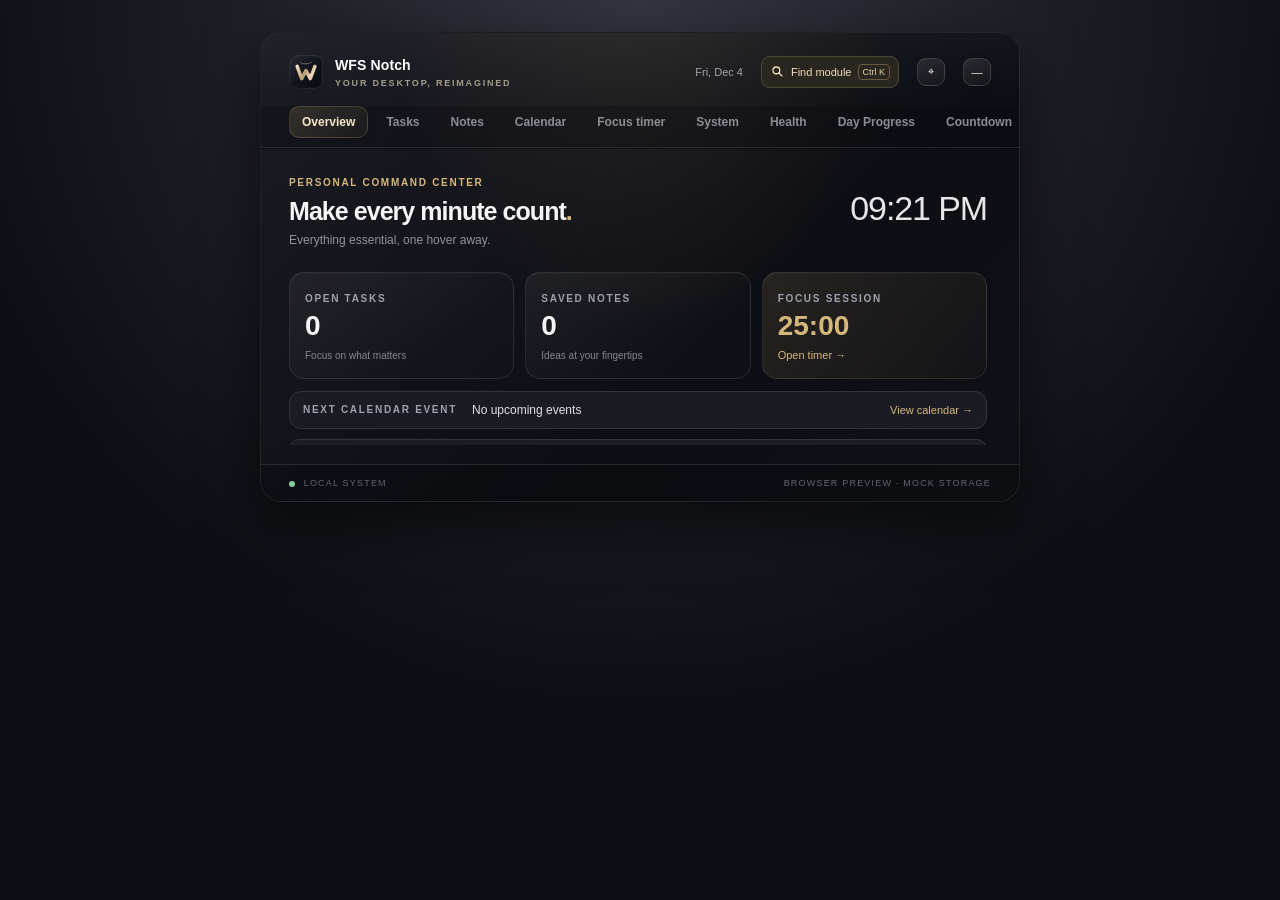
<file: src/index.html>
<!doctype html>
<html lang="en">
<head>
  <meta charset="utf-8">
  <meta name="viewport" content="width=device-width, initial-scale=1">
  <meta name="color-scheme" content="dark">
  <meta http-equiv="Content-Security-Policy" content="default-src 'self'; script-src 'self'; style-src 'self' 'unsafe-inline'; img-src 'self' data:; connect-src 'self' https://api.open-meteo.com https://geocoding-api.open-meteo.com">
  <title>WFS Notch</title>
  <link rel="stylesheet" href="styles/base.css">
  <link rel="stylesheet" href="styles/calendar.css">
  <link rel="stylesheet" href="styles/system.css">
  <link rel="stylesheet" href="styles/media.css">
  <link rel="stylesheet" href="styles/refinements.css">
  <link rel="stylesheet" href="styles/displays.css">
</head>
<body>
  <div id="notch" class="notch" aria-label="WFS Notch">
    <div class="collapsed" id="collapsed" tabindex="0" role="button" aria-label="Open WFS Notch" aria-controls="expanded" aria-expanded="false">
      <span class="signal"><span></span><span></span><span></span></span>
      <span class="collapsed-label">WFS <b>NOTCH</b></span>
      <time id="closed-clock">00:00</time>
    </div>
    <div class="expanded" id="expanded" hidden>
      <header class="topbar">
        <div class="brand"><div class="brand-mark"><img src="assets/wfs-notch-mark.svg" alt="" width="34" height="34"></div><div><strong>WFS Notch</strong><small>YOUR DESKTOP, REIMAGINED</small></div></div>
        <div class="top-actions"><span id="current-date"></span><button id="module-finder" class="finder-button" type="button" aria-haspopup="dialog" aria-controls="command-palette" aria-keyshortcuts="Control+K Meta+K"><svg aria-hidden="true" width="15" height="15" viewBox="0 0 20 20" fill="none" stroke="currentColor" stroke-width="1.7"><circle cx="8.5" cy="8.5" r="4.5"/><path d="m12 12 4 4" stroke-linecap="round"/></svg><span>Find module</span><kbd aria-hidden="true">Ctrl K</kbd></button><button class="icon-button" id="pin-button" title="Keep panel open" aria-pressed="false" aria-label="Toggle pinned panel">⌖</button><button class="icon-button" id="collapse" title="Collapse" aria-label="Collapse">—</button></div>
      </header>
      <nav class="tabs" aria-label="Modules">
        <button data-tab="home" class="tab active">Overview</button>
        <button data-tab="todos" class="tab">Tasks</button>
        <button data-tab="notes" class="tab">Notes</button>
        <button data-tab="calendar" class="tab">Calendar</button>
        <button data-tab="timer" class="tab">Focus timer</button>
        <button data-tab="system" class="tab">System</button>
        <button data-tab="health" class="tab">Health</button>
        <button data-tab="day" class="tab">Day Progress</button>
        <button data-tab="countdown" class="tab">Countdown</button>
        <button data-tab="weather" class="tab">Weather</button>
        <button data-tab="flashcards" class="tab">Flashcards</button>
        <button data-tab="habits" class="tab">Habits</button>
        <button data-tab="dock" class="tab">Dock</button>
        <button data-tab="media" class="tab">Media</button>
        <button data-tab="tools" class="tab">Tools</button>
        <button data-tab="settings" class="tab">Settings</button>
      </nav>
      <main>
        <section class="panel active" id="panel-home">
          <div class="welcome"><div><p class="eyebrow">PERSONAL COMMAND CENTER</p><h1>Make every minute count<span>.</span></h1><p>Everything essential, one hover away.</p></div><div class="hero-time" id="hero-time">00:00</div></div>
          <div class="home-grid">
            <div class="mini-card"><span class="mini-label">OPEN TASKS</span><b id="task-count">0</b><small>Focus on what matters</small></div>
            <div class="mini-card"><span class="mini-label">SAVED NOTES</span><b id="note-count">0</b><small>Ideas at your fingertips</small></div>
            <div class="mini-card focus-card"><span class="mini-label">FOCUS SESSION</span><b id="focus-status">25:00</b><button class="text-button" id="go-timer">Open timer →</button></div>
          </div>
          <div class="home-upcoming"><span class="mini-label">NEXT CALENDAR EVENT</span><span id="next-event">No upcoming events</span><button class="text-button" id="go-calendar" type="button">View calendar →</button></div>
          <div class="phase4-home">Habits completed today <b id="home-habit-progress">0 / 0</b> · Pinned links <b id="home-link-count">0</b></div>
          <div class="footnote">Local-first · Rust backend · Original WFS Notch design</div>
        </section>
        <section class="panel" id="panel-todos">
          <div class="section-heading"><div><h2>Tasks</h2><p>Keep your priorities moving.</p></div><span class="section-pill" id="todo-progress">0 complete</span></div>
          <form class="todo-entry" id="todo-form">
            <div class="input-row"><input id="todo-input" maxlength="200" placeholder="Add a task..." autocomplete="off" aria-label="New task" required><button type="submit" class="primary">Add task</button></div>
            <div class="todo-option-fields">
              <label for="todo-priority">Priority <select id="todo-priority" aria-label="New task priority"><option value="normal">Normal</option><option value="high">High</option><option value="low">Low</option></select></label>
              <label for="todo-due">Due (optional, local time) <input id="todo-due" type="datetime-local" aria-label="New task due date and time"></label>
              <label for="todo-recurrence">Repeat <select id="todo-recurrence" aria-label="New task repeat"><option value="">Never</option><option value="daily">Every 24 hours</option><option value="weekly">Every 7 days</option></select></label>
              <label for="todo-recurrence-zone" hidden>Repeat at the same local time (IANA zone)<input id="todo-recurrence-zone" maxlength="80" placeholder="e.g. Asia/Jakarta" autocomplete="off"></label>
            </div>
          </form>
          <form class="todo-edit-form" id="todo-edit-form" hidden aria-label="Edit selected task">
            <label for="todo-edit-title">Edit task <input id="todo-edit-title" maxlength="200" required aria-label="Edit task title"></label>
            <div class="todo-option-fields">
              <label for="todo-edit-priority">Priority <select id="todo-edit-priority"><option value="normal">Normal</option><option value="high">High</option><option value="low">Low</option></select></label>
              <label for="todo-edit-due">Due (optional, local time) <input id="todo-edit-due" type="datetime-local" aria-label="Edit task due date and time"></label>
              <label for="todo-edit-recurrence">Repeat <select id="todo-edit-recurrence" aria-label="Edit task repeat"><option value="">Never</option><option value="daily">Every 24 hours</option><option value="weekly">Every 7 days</option></select></label>
              <label for="todo-edit-recurrence-zone" hidden>Repeat at the same local time (IANA zone)<input id="todo-edit-recurrence-zone" maxlength="80" placeholder="e.g. Asia/Jakarta" autocomplete="off"></label>
            </div>
            <div class="todo-edit-actions"><button class="primary" type="submit">Save task</button><button class="text-button" id="todo-edit-cancel" type="button">Cancel edit</button></div>
          </form>
          <small class="todo-help">Task due dates remain private and local. Optional desktop reminders can be enabled separately in Settings; they require the installed Windows app and WFS notification consent.</small>
          <small class="todo-help" id="task-repeat-help">Repeating tasks need a due date. Leave the timezone blank for elapsed intervals. With a timezone, enter the due time in that zone. Missing DST times are skipped and repeated times use the first occurrence.</small>
          <div id="todo-list" class="list-scroll" aria-label="Saved tasks"></div>
          <details class="todo-history"><summary>Recent task completions</summary><p id="todo-completion-empty">No completions yet.</p><ul id="todo-completion-history" aria-label="Local task completion history"></ul></details>
        </section>
        <section class="panel" id="panel-notes">
          <div class="section-heading"><div><h2>Notes</h2><p>Capture ideas as they happen.</p></div><button id="note-new" class="primary">+ New note</button></div>
          <div class="note-search-row"><input id="note-search" type="search" autocomplete="off" placeholder="Search notes, including tags..." aria-label="Search notes"><select id="note-tag-filter" aria-label="Filter notes by tag"><option value="">All tags</option></select></div>
          <div class="note-layout"><div id="note-list" class="note-list"></div><div class="note-editor"><input id="note-title" placeholder="Note title" maxlength="200"><label class="note-tags-label" for="note-tags">Tags · comma-separated, max 8</label><input id="note-tags" placeholder="e.g. work, idea, urgent" aria-label="Note tags, comma-separated" maxlength="200" spellcheck="false"><textarea id="note-body" placeholder="Start writing your thoughts..." maxlength="50000"></textarea><div id="note-conflict" class="note-conflict" role="alert" hidden>
              <strong>Saved note changed elsewhere</strong>
              <p>Your unsaved draft is retained locally. Reload the latest saved note or save the draft as a separate note. No automatic overwrite is allowed.</p>
              <div class="note-actions"><button id="note-conflict-reload" class="secondary" type="button">Discard draft &amp; reload</button><button id="note-conflict-copy" class="primary" type="button">Save draft as new note</button></div>
            </div><div class="note-foot"><small id="save-status" aria-live="polite">Choose or create a note</small><div class="note-actions"><button class="text-button" id="note-save" type="button">Save now</button><button class="danger-link" id="note-delete" type="button">Delete note</button></div></div></div></div>
          <details id="notes-transfer" class="notes-transfer">
            <summary>Private Notes JSON export / import</summary>
            <p class="event-hint">Local-only copy/paste; no network, cloud sync or automatic file access. Up to 250 notes and 1 MiB per JSON snapshot. Import adds new IDs only, never replaces existing notes or changes other modules.</p>
            <div class="notes-transfer-actions"><button type="button" class="secondary" id="notes-export-button">Prepare export JSON</button></div>
            <textarea id="notes-export-json" readonly aria-label="Exported Notes JSON, copy manually" placeholder="Exported JSON appears here for copying"></textarea>
            <label for="notes-import-json" class="event-hint">Paste WFS Notes JSON to preview before import</label>
            <textarea id="notes-import-json" maxlength="1048576" aria-label="Paste Notes JSON for import" placeholder='{"format":"wfs-notch-notes","version":1,"notes":[...]}'></textarea>
            <div class="notes-transfer-actions"><button type="button" class="secondary" id="notes-import-preview">Preview import</button><button type="button" class="primary" id="notes-import-apply" disabled>Import new notes</button></div>
            <small id="notes-transfer-status" role="status" aria-live="polite">No JSON has been imported. Preview shows duplicate IDs and quotas first.</small>
          </details>
        </section>
        <section class="panel" id="panel-calendar">
          <div class="section-heading"><div><h2>Calendar</h2><p>Local events and in-app reminders while WFS Notch is running.</p></div><span class="section-pill" id="calendar-count">0 EVENTS</span></div>
          <form id="event-form" class="event-form">
            <input id="event-title" maxlength="200" required placeholder="Event title" aria-label="Event title">
            <label class="event-all-day-option" for="event-all-day"><input id="event-all-day" type="checkbox"> All-day event (date only)</label>
            <input id="event-time" type="datetime-local" required aria-label="Event date and time">
            <label class="calendar-field-label" for="event-end-time" id="event-end-time-label">Ends (optional, exclusive)</label>
            <input id="event-end-time" type="datetime-local" aria-label="Timed event end (exclusive, optional)">
            <div id="event-all-day-fields" class="event-all-day-range" hidden>
              <label for="event-start-date">Start date</label><input id="event-start-date" type="date" aria-label="All-day start date">
              <label for="event-end-date">End date (exclusive)</label><input id="event-end-date" type="date" aria-label="All-day end date (exclusive)">
            </div>
            <textarea id="event-description" maxlength="2000" rows="2" placeholder="Description (optional, private, saved only on your PC)" aria-label="Event description"></textarea>
            <select id="event-remind" aria-label="Reminder"><option value="off">No reminder</option><option value="0">At event time</option><option value="5">5 min before</option><option value="15">15 min before</option><option value="30">30 min before</option><option value="60">1 hour before</option></select>
            <button class="primary" id="event-submit" type="submit">Add event</button>
          </form>
          <div class="event-edit-actions"><button class="text-button" id="event-cancel" type="button" hidden>Cancel editing event</button></div>
          <section id="calendar-series-shift" class="series-shift-panel" hidden aria-labelledby="calendar-shift-heading">
            <strong id="calendar-shift-heading">Move this imported series — local schedule only</strong>
            <p>One-time whole-day shift for untouched all-day or explicitly UTC series. IANA/floating series or individually edited occurrences are refused to protect DST semantics. Moved occurrences export independently, not as the original RRULE.</p>
            <div class="series-shift-controls">
              <label for="calendar-shift-days">Days (+ forward, − backward)
                <input id="calendar-shift-days" type="number" min="-365" max="365" step="1" value="1" aria-label="Days to shift imported series">
              </label>
              <button class="secondary" id="calendar-shift-preview" type="button">Preview changes</button>
              <button class="primary" id="calendar-shift-apply" type="button" disabled>Confirm shift</button>
              <button class="text-button" id="calendar-shift-cancel" type="button">Cancel</button>
            </div>
            <small id="calendar-shift-status" role="status" aria-live="polite">Preview the proposed schedule before applying it.</small>
            <ol id="calendar-shift-occurrences" class="shift-review" aria-label="Exact changes to saved occurrences" hidden></ol>
          </section>
          <div class="calendar-toolbar" aria-label="Calendar navigation">
            <button id="calendar-prev" class="text-button" type="button" aria-label="Previous month">◀</button>
            <strong id="calendar-month-title">Month</strong>
            <button id="calendar-next" class="text-button" type="button" aria-label="Next month">▶</button>
            <button id="calendar-today" class="text-button" type="button">Today</button>
          </div>
          <div class="calendar-weekdays" aria-hidden="true"><span>Mon</span><span>Tue</span><span>Wed</span><span>Thu</span><span>Fri</span><span>Sat</span><span>Sun</span></div>
          <div id="calendar-month-grid" class="calendar-month-grid" role="group" aria-label="Monthly calendar"></div>
          <details class="ics-box"><summary>Import / export iCalendar (.ics)</summary>
            <p class="event-hint">Paste .ics text to preview additions and single-occurrence cancellations. A cancellation needs its matching series master in the same file and the exact original occurrence date/time. Whole-series cancellations, range updates, ambiguous DST and unsupported rules are rejected. Enter the intended IANA timezone for floating times; WFS will not guess.</p>
            <textarea id="ics-import-data" maxlength="262144" aria-label="Paste iCalendar ICS content" placeholder="BEGIN:VCALENDAR&#10;VERSION:2.0&#10;..."></textarea>
            <label for="ics-floating-timezone" class="event-hint">Floating-time IANA timezone (only needed for DTSTART without Z or TZID)</label>
            <input id="ics-floating-timezone" type="text" autocomplete="off" maxlength="80" placeholder="e.g. Asia/Jakarta or America/Chicago" aria-describedby="ics-floating-hint">
            <small id="ics-floating-hint" class="event-hint">Leave empty for UTC or explicit TZID ICS. No automatic device timezone assumption.</small>
            <div class="calendar-toolbar"><button id="ics-clear-cancellations" class="text-button" type="button">Allow re-import of deleted ICS events</button></div>
            <small>Deleted imported events and series stay deleted across subsequent imports unless you explicitly clear their local cancellation history here. Backups retain that history.</small>
            <div class="calendar-toolbar"><button id="ics-import-preview" class="secondary" type="button">Preview import</button><button id="ics-import-button" class="primary" type="button" disabled>Apply import</button><button id="ics-export-button" class="secondary" type="button">Export events</button><button id="ics-export-copy" class="text-button" type="button">Copy export</button></div>
            <ul id="ics-cancellation-preview" aria-label="Occurrences marked canceled" hidden></ul>
            <textarea id="ics-export-data" readonly aria-label="Exported iCalendar ICS content" placeholder="Exported ICS will appear here"></textarea>
            <small id="ics-status" role="status">Local-only. Unchanged series preserve the source recurrence rule on export; edited or canceled instances export safely as independent events. No cloud sync.</small>
          </details>
          <div class="event-hint">Timed start/end dates are stored as UTC instants with an exclusive optional end and shown in the local timezone. All-day dates retain calendar dates without an implicit timezone; end dates are exclusive and have no automatic reminder. Reminders are only displayed while this app is running.</div>
          <div id="event-list" class="event-list" aria-live="polite"></div>
        </section>
        <section class="panel" id="panel-system">
          <div class="section-heading"><div><h2>System monitor</h2><p>Live CPU and memory usage from Windows.</p></div><button class="secondary" id="system-refresh" type="button">Refresh</button></div>
          <div class="system-grid">
            <div class="system-card"><span class="mini-label">CPU USAGE</span><b id="system-cpu">—</b><div class="meter"><span id="cpu-meter"></span></div></div>
            <div class="system-card"><span class="mini-label">MEMORY USAGE</span><b id="system-memory">—</b><div class="meter"><span id="memory-meter"></span></div></div>
          </div>
          <p id="system-detail" class="system-detail">No reading yet.</p>
          <div class="system-detail-columns">
            <section><h3>Storage volumes</h3><div id="system-disks" aria-live="polite">Read-only on Windows · no preview numbers</div></section>
            <section><h3>Network interfaces</h3><div id="system-networks" aria-live="polite">Read-only on Windows · no preview numbers</div></section>
          </div>
          <p class="event-hint">Disk and network totals are local OS counters, not speed tests. No Wi-Fi scanning, admin privileges or uploads.</p>
          <p class="event-hint">Refreshes every 4 seconds while this panel is open. Does not track running apps, upload telemetry, or run a background service.</p>
        </section>
        <section class="panel" id="panel-timer">
          <div class="section-heading"><div><h2>Focus timer</h2><p>Own your next session.</p></div><span class="section-pill">POMODORO</span></div>
          <div class="timer-layout"><div class="timer-ring"><div class="timer-ring-inner"><strong id="timer-display">25:00</strong><span id="timer-label">READY WHEN YOU ARE</span></div></div><div class="timer-controls"><p>SESSION LENGTH</p><div class="preset-row"><button data-minutes="15">15m</button><button data-minutes="25" class="selected">25m</button><button data-minutes="45">45m</button><button data-minutes="60">60m</button></div><button id="timer-start" class="primary large">Start focus</button><button id="timer-reset" class="secondary large">Reset</button></div></div>
          <div class="focus-cycle-card">
            <label class="toggle-label"><input id="focus-cycle" type="checkbox" aria-describedby="focus-cycle-help"><span>Pomodoro cycle</span></label>
            <small id="focus-cycle-help">After focus, take a 5-minute break, or 15 minutes after four sessions. Start the next focus when ready. Reset a running or paused timer before changing modes.</small>
            <p id="focus-cycle-status" role="status">Single focus session</p>
          </div>
        </section>

        <section class="panel" id="panel-health">
          <div class="section-heading"><div><h2>Health &amp; wellness</h2><p>Daily water, short breaks, and calm minutes. Local-only tracking.</p></div><span class="section-pill" id="health-day">TODAY</span></div>
          <div class="health-grid">
            <div class="system-card"><span class="mini-label">WATER · GOAL 8 GLASSES</span><b id="health-water">0 / 8</b><div class="meter"><span id="health-water-meter"></span></div><div class="tool-actions"><button class="primary" data-health="water_plus" type="button">+ Glass</button><button class="secondary" data-health="water_minus" type="button">− Glass</button></div></div>
            <div class="system-card"><span class="mini-label">BREAKS TODAY</span><b id="health-breaks">0</b><button class="secondary" data-health="break_plus" type="button">Log short break</button></div>
            <div class="system-card"><span class="mini-label">CALM MINUTES</span><b id="health-calm">0</b><button class="secondary" data-health="calm_plus" type="button">+ 1 mindful minute</button></div>
          </div>
          <p class="event-hint">Your counters roll over at the next local date. This is a personal reminder, not a medical device.</p>
        </section>
        <section class="panel" id="panel-day">
          <div class="section-heading"><div><h2>Day progress</h2><p>One view of today’s timeline and completed tasks.</p></div><span class="section-pill" id="day-percent">0%</span></div>
          <div class="progress-caption"><strong id="day-clock">00:00</strong><span>Elapsed today</span></div>
          <div class="day-progress-track"><span id="day-progress-meter"></span></div>
          <div class="day-summary"><span id="day-task-progress">0 / 0 tasks completed</span><span id="day-events-count">0 events today</span></div>
          <div class="module-list" id="day-event-list"></div>
        </section>
        <section class="panel" id="panel-countdown">
          <div class="section-heading"><div><h2>Flexible countdown</h2><p>Independent timer with resume and +1/+5 minute adjustments.</p></div><span class="section-pill">LOCAL</span></div>
          <div class="countdown-face" id="countdown-display">05:00</div>
          <form class="countdown-form" id="countdown-form">
            <label for="countdown-minutes">Minutes (1–1440)</label><input id="countdown-minutes" type="number" min="1" max="1440" value="5" required>
            <button type="submit" class="secondary">Set duration</button>
          </form>
          <div class="tool-actions"><button class="primary" id="countdown-toggle" type="button">Start</button><button class="secondary" data-add-minutes="1" type="button">+1 minute</button><button class="secondary" data-add-minutes="5" type="button">+5 minutes</button><button class="secondary" id="countdown-reset" type="button">Reset to 5m</button></div>
          <p class="event-hint" id="countdown-status">Timer is ready. It continues to count down while the panel is hidden.</p>
          <div class="tool-actions countdown-presets" role="group" aria-label="Countdown presets">
            <button class="secondary" type="button" data-countdown-slot="0">5 min</button><button class="secondary" type="button" data-countdown-slot="1">15 min</button><button class="secondary" type="button" data-countdown-slot="2">30 min</button>
          </div>
          <details class="countdown-editor"><summary>Edit countdown presets</summary>
            <form class="countdown-form" id="countdown-presets-form">
              <label>Preset 1 (min) <input type="number" min="1" max="1440" value="5" data-edit-countdown-slot required></label>
              <label>Preset 2 (min) <input type="number" min="1" max="1440" value="15" data-edit-countdown-slot required></label>
              <label>Preset 3 (min) <input type="number" min="1" max="1440" value="30" data-edit-countdown-slot required></label>
              <button class="secondary" type="submit">Save timer presets</button>
            </form>
            <p class="event-hint" id="countdown-preset-status" role="status"></p>
          </details>
        </section>
        <section class="panel" id="panel-weather">
          <div class="section-heading"><div><h2>Weather</h2><p>Opt-in weather from Open-Meteo, without API key or automatic location tracking.</p></div><span class="section-pill">ONLINE</span></div>
          <form class="input-row" id="weather-form"><input id="weather-city" maxlength="100" required placeholder="Enter city (e.g. Surabaya)" aria-label="Weather city"><button class="primary" type="submit" id="weather-search">Get weather</button></form>
          <div class="weather-current" id="weather-current" role="status" tabindex="-1">Enter a city to request current conditions.</div>
          <div class="weather-days" id="weather-locations" role="group" aria-label="Matching cities" hidden></div>
          <div id="weather-forecast" hidden>
            <dl id="weather-details" class="weather-details" aria-label="Current weather details"></dl>
            <h3>Upcoming hours</h3>
            <div class="weather-days" id="weather-hours" aria-label="Hourly weather forecast"></div>
            <h3>7-day outlook</h3>
            <div class="weather-days" id="weather-days" aria-label="Daily weather forecast"></div>
            <p class="event-hint" id="weather-timezone"></p>
          </div>
          <p class="event-hint">City search is sent only on request to Open-Meteo. Results show the matched location; internet is required. No temperature is invented when unavailable.</p>
        </section>
        <section class="panel" id="panel-flashcards">
          <div class="section-heading"><div><h2>Notes flashcards</h2><p>Write lines like “question :: answer” in Notes, then practice here.</p></div><span class="section-pill" id="flashcards-count">0 CARDS</span></div>
          <select id="flashcards-note" class="flashcards-select" aria-label="Select flashcard note"></select>
          <div class="flashcard-face" id="flashcard-face">Select a note with flashcard lines.</div>
          <div class="tool-actions"><button class="primary" id="flashcard-flip" type="button">Show answer</button><button class="secondary" id="flashcard-next" type="button">Next card</button></div>
          <p id="flashcard-position" class="event-hint">Study locally; no account or AI service required.</p>
        </section>
        <section class="panel" id="panel-habits">
          <div class="section-heading"><div><h2>Habit tracker</h2><p>Build daily consistency, one check-in at a time.</p></div><span class="section-pill" id="habit-count">0 TODAY</span></div>
          <form id="habit-form" class="input-row"><input id="habit-title" maxlength="120" placeholder="New habit, e.g. Read for 20 minutes" aria-label="New habit" required><button class="primary" type="submit">Add habit</button></form>
          <p class="event-hint">Check-ins are saved locally. The daily date follows your PC's timezone; no account required.</p>
          <div class="module-list" id="habit-list" aria-live="polite"></div>
        </section>
        <section class="panel" id="panel-dock">
          <div class="section-heading"><div><h2>Dock &amp; quick launch</h2><p>Launch Windows essentials and pin your favorite websites.</p></div><span class="section-pill">WINDOWS</span></div>
          <div class="launch-grid" id="builtin-list">
            <button type="button" data-launch="explorer">📁 Files</button>
            <button type="button" data-launch="calculator">🧮 Calculator</button>
            <button type="button" data-launch="notepad">📝 Notepad</button>
            <button type="button" data-launch="paint">🎨 Paint</button>
            <button type="button" data-launch="settings">⚙ Settings</button>
          </div>
          <form id="quicklink-form" class="link-form">
            <input id="quicklink-label" required maxlength="120" placeholder="Website name" aria-label="Website name">
            <input id="quicklink-url" type="url" maxlength="2048" required placeholder="https://example.com" aria-label="Website URL">
            <button class="primary" type="submit">Pin link</button>
          </form>
          <div class="module-list" id="quicklink-list"></div>
          <p class="event-hint">Native buttons require Windows; pinned links open in your default browser. URLs must be http(s), without embedded passwords.</p>
        </section>
        <section class="panel" id="panel-media">
          <div class="section-heading"><div><h2>Media remote</h2><p>Windows global media and volume controls.</p></div><span class="section-pill">NATIVE KEYS</span></div>
          <div id="now-playing" class="now-playing" role="status" aria-live="polite">
            <img id="media-artwork" alt="Cover artwork from the active Windows player" hidden>
            <div class="now-playing-overline">CURRENT WINDOWS MEDIA SESSION</div>
            <strong id="media-track-title">No session detected</strong>
            <div id="media-track-artist">Open the native desktop app to inspect active media.</div>
            <small id="media-track-source">Track metadata stays on this device</small>
            <div class="media-progress"><span id="media-progress-bar"></span></div>
            <div class="media-time"><span id="media-position">—</span><span id="media-playback-state">Unavailable</span><span id="media-duration">—</span></div>
            <button type="button" class="text-button" id="media-refresh">Refresh track</button>
          </div>
          <div class="selected-player" aria-labelledby="selected-player-heading">
            <label id="selected-player-heading" for="media-player-picker">Control a specific Windows media player</label>
            <select id="media-player-picker" aria-label="Select Windows media session" disabled><option value="">No active players detected</option></select>
            <div class="selected-player-actions">
              <button class="secondary" type="button" data-selected-media="previous" disabled>Previous</button>
              <button class="secondary" type="button" data-selected-media="toggle" disabled>Play / Pause</button>
              <button class="secondary" type="button" data-selected-media="next" disabled>Next</button>
            </div>
            <p id="media-player-status" class="event-hint" role="status">Available only in the installed Windows app; no player simulation.</p>
          </div>
          <div class="media-pad">
            <button type="button" data-media="previous" aria-label="Previous track">⏮</button>
            <button type="button" data-media="play_pause" class="media-primary" aria-label="Play or pause">⏯</button>
            <button type="button" data-media="next" aria-label="Next track">⏭</button>
            <button type="button" data-media="stop" aria-label="Stop">⏹</button>
          </div>
          <div class="volume-pad">
            <button type="button" data-media="volume_down">− Volume</button>
            <button type="button" data-media="mute">Mute / unmute</button>
            <button type="button" data-media="volume_up">+ Volume</button>
          </div>
          <p class="event-hint">Track title, artist, album, session and position are read from Windows GSMTC only while this panel is open. Album art is shown when the Windows player exposes a supported PNG/JPEG/GIF thumbnail; synchronized lyrics and playlists are not implemented. The selected-player controls target the chosen Windows media app; the separate large buttons send global media keys.</p>
        </section>
        <section class="panel" id="panel-tools">
          <div class="section-heading"><div><h2>Quick tools</h2><p>Small utilities built into the notch.</p></div><span class="section-pill">OFFLINE</span></div>
          <div class="tools-grid">
            <div class="tool-card"><b>Stopwatch</b><div class="stopwatch-display" id="stopwatch-display">00:00.0</div><div class="tool-actions"><button class="primary" id="stopwatch-toggle">Start</button><button class="secondary" id="stopwatch-lap">Lap</button><button class="secondary" id="stopwatch-reset">Reset</button></div><div class="tool-laps" id="stopwatch-laps"></div></div>
            <div class="tool-card"><b>Secure password generator</b><p>Generated locally using the OS cryptographic random source.</p><div class="tool-actions"><button class="primary" id="password-generate">Generate</button><button class="secondary" id="password-copy">Copy</button></div><output id="password-output" class="tool-output" aria-live="polite">Click Generate</output></div>
            <div class="tool-card"><b>Quick math</b><p>Simple arithmetic. No network, no eval().</p><form id="math-form" class="tool-actions"><input id="math-input" aria-label="Math expression" placeholder="120 * 1.15" required><button class="primary" type="submit">=</button></form><output id="math-output" class="tool-output">Result</output></div>
            <div class="tool-card"><b>Command palette</b><p>Jump to modules quickly with Ctrl+K (while WFS Notch is focused).</p><button id="palette-open" class="secondary" type="button">Open palette</button></div>
          </div>
        </section>
        <section class="panel" id="panel-settings">
          <div class="section-heading"><div><h2>Appearance</h2><p>Personalize your command center.</p></div><span class="section-pill">LOCAL</span></div>
          <div class="settings-row"><div><b>Accent color</b><small>Choose a highlight for your workspace</small></div><div class="swatches"><button class="swatch" data-color="#d6b77a" style="--swatch:#d6b77a" aria-label="Champagne"></button><button class="swatch" data-color="#73c9e5" style="--swatch:#73c9e5" aria-label="Ice"></button><button class="swatch" data-color="#ae91f2" style="--swatch:#ae91f2" aria-label="Lavender"></button><button class="swatch" data-color="#8bd7ab" style="--swatch:#8bd7ab" aria-label="Mint"></button></div></div>
          <div class="settings-row"><div><b>Interface density</b><small>Choose comfortable spacing or compact layout across the notch modules.</small></div><label class="appearance-choice" for="ui-density"><span class="sr-only">Interface density</span><select id="ui-density"><option value="comfortable">Comfortable</option><option value="compact">Compact</option></select></label></div>
          <div class="settings-row"><div><b>Reduce animations</b><small>Use minimal movement; your Windows reduced-motion preference is always respected.</small></div><label class="toggle-label"><input id="ui-reduce-motion" type="checkbox"><span>Minimal motion</span></label></div>
          <div class="settings-row"><div><b>High contrast</b><small>Improve separation between text, controls and surfaces throughout the workspace.</small></div><label class="toggle-label"><input id="ui-high-contrast" type="checkbox"><span>High contrast</span></label></div>
          <div class="settings-row"><div><b>Reset layout preferences</b><small>Restore comfortable spacing and system-motion behavior without changing notes, themes or notifications.</small></div><button id="ui-reset" class="secondary" type="button">Reset appearance</button></div>
          <div class="settings-row"><div><b>Hover to open</b><small>Expand the notch when the pointer enters</small></div><label class="toggle-label"><input id="hover-toggle" type="checkbox"><span>Enabled</span></label></div>
          <div class="settings-row"><div><b>Keep panel open</b><small>Prevent automatic collapsing when your pointer leaves</small></div><label class="toggle-label"><input id="pin-toggle" type="checkbox"><span>Pinned</span></label></div>
          <div class="settings-row"><div><b>Always on top</b><small>Keep WFS Notch above normal desktop windows.</small></div><label class="toggle-label"><input id="on-top-toggle" type="checkbox" checked><span>On top</span></label></div>
          <div class="settings-row"><div><b>Lower below fullscreen apps</b><small>Optional Windows detection on the chosen monitor. Never steals keyboard focus.</small></div><label class="toggle-label"><input id="fullscreen-auto-toggle" type="checkbox"><span>Auto</span></label></div>
          <div class="privacy-settings" aria-labelledby="notification-heading">
            <div class="settings-row"><div><b id="notification-heading">Windows desktop reminders</b><small>Only notifications generated by WFS Notch. Never reads other apps' messages; disabled by default.</small></div><label class="toggle-label"><input id="notifications-toggle" type="checkbox"><span>Enabled</span></label></div>
            <div class="settings-row"><div><b>Include event and task titles in notifications</b><small>Off by default: private calendar/task titles are hidden in notification text.</small></div><label class="toggle-label"><input id="notification-details-toggle" type="checkbox"><span>Show titles</span></label></div>
            <div class="settings-row"><div><b>Notify when a task is due</b><small>Separate opt-in for incomplete tasks with a due date; off by default. Shared private journal prevents duplicate sends after restarts and edits.</small></div><label class="toggle-label"><input id="task-reminders-toggle" type="checkbox"><span>Task alerts</span></label></div>
            <p class="event-hint" id="task-reminders-status" role="status" aria-live="polite">Task due reminders are off by default.</p>
            <div class="settings-row"><div><b>Pause desktop reminders</b><small>Do Not Disturb for WFS Notch only; your Windows-wide settings are not changed.</small></div><label class="toggle-label"><input id="notifications-pause-toggle" type="checkbox"><span>Paused</span></label></div>
            <button class="secondary" id="notification-test" type="button">Send test notification</button>
            <button class="secondary" id="notification-permission-check" type="button">Check Windows permission</button>
            <p class="event-hint" id="notification-permission-status" role="status" aria-live="polite">Windows toast permission has not been checked. Focus Assist can suppress delivery.</p>
            <p class="event-hint" id="notification-status" role="status">Toasts require the installed Windows desktop app and Windows notification permissions.</p>
            <div class="settings-row">
              <div><b>Background reminder service</b><small>Runs while WFS Notch is open in the tray, even if the panel is hidden. No Windows service is installed.</small></div>
              <button type="button" id="notification-scheduler-refresh" class="secondary">Check status</button>
            </div>
            <p class="event-hint" id="notification-scheduler-status" role="status" aria-live="polite">Native reminder status is available only in the installed Windows desktop app.</p>
          </div>
          <div class="display-options" aria-labelledby="display-options-title">
            <div class="settings-row">
              <div>
                <b id="display-options-title">Notch display &amp; position</b>
                <small>Choose a monitor and distance from the top edge. Saved locally in Rust.</small>
              </div>
              <button type="button" class="secondary" id="display-refresh">Detect</button>
            </div>
            <div class="display-inputs">
              <label for="display-monitor">Show notch on
                <select id="display-monitor" aria-label="Notch monitor"><option value="primary">Primary display</option></select>
              </label>
              <label for="display-top-gap">Top gap (0–120 logical px)
                <input id="display-top-gap" inputmode="numeric" type="number" min="0" max="120" step="4" value="12">
              </label>
              <button id="display-apply" class="primary" type="button">Apply position</button>
            </div>
            <p id="display-status" class="event-hint" role="status" aria-live="polite">Checking Windows display layout…</p>
          </div>
          <div class="settings-row"><div><b>Start with Windows</b><small>Optional HKCU autostart; no admin access required</small></div><label class="toggle-label"><input id="autostart-toggle" type="checkbox"><span>Enabled</span></label></div>
          <div class="settings-row"><div><b>System tray</b><small>Close to hide; restore or quit from the Windows tray icon</small></div><span class="section-pill">AVAILABLE</span></div>
          <div class="settings-row"><div><b>Data storage</b><small>All tasks and notes are saved locally by the Rust backend</small></div><span class="section-pill">PRIVATE</span></div>
          <div class="settings-row backup-heading"><div><b>Data backups</b><small>Store a snapshot in your private app data folder, or restore an earlier snapshot.</small></div><button class="secondary" id="backup-create" type="button">Create backup</button></div>
          <div id="backup-list" class="backup-list"><span class="empty">No backups created yet.</span></div>
          <div class="settings-row"><div><b>Development status</b><small>Verified browser prototype; native Windows integration still requires testing</small></div><span class="section-pill">0.42.0 · DEVELOPMENT</span></div>
          <div class="settings-row"><div><b>Exit WFS Notch</b><small>Close the app after saving pending notes</small></div><button class="secondary" id="app-exit" type="button">Exit app</button></div>
        </section>
      </main>
      <footer><span><span class="live-dot"></span> LOCAL SYSTEM</span><span id="environment">RUST + TAURI 2</span></footer>
      <div id="command-palette" class="palette-overlay" hidden role="dialog" aria-modal="true" aria-labelledby="palette-title" aria-describedby="palette-help">
        <div class="palette-dialog">
          <div class="palette-heading"><div><p class="eyebrow">WFS NOTCH</p><h2 id="palette-title">Find a module</h2></div><button id="palette-close" class="icon-button" type="button" aria-label="Close module finder" title="Close (Esc)">×</button></div>
          <input id="palette-search" type="search" autocomplete="off" placeholder="Search modules, timers, settings…" aria-label="Search modules" aria-controls="palette-results">
          <p id="palette-help">Use ↑ or ↓ to browse, Enter to open, or Esc to close.</p>
          <p id="palette-status" role="status"></p>
          <div id="palette-results" aria-label="Matching modules"></div>
        </div>
      </div>
    </div>
  </div>
  <div id="toast" aria-live="polite" role="status"></div>
  <script src="app.js" defer></script>
  <script src="features/modules.js" defer></script>
  <script src="features/wellness.js" defer></script>
  <script src="features/calendar.js" defer></script>
  <script src="features/system.js" defer></script>
  <script src="features/media.js" defer></script>
  <script src="features/accessibility.js" defer></script>
  <script src="features/displays.js" defer></script>
</body>
</html>
</file>
<file: src/styles/base.css>
:root{--accent:#d6b77a;--accent-fade:rgba(214,183,122,.12);--panel:#111319;--line:#272931;--muted:#8f939f;--text:#f5f5f7}*{box-sizing:border-box}html,body{margin:0;padding:0;background:transparent;color:var(--text);font-family:Inter,'Segoe UI',Arial,sans-serif;-webkit-font-smoothing:antialiased;overflow:hidden}button,input,textarea{font:inherit}button{cursor:pointer}.notch{position:absolute;left:0;top:0;width:100%;height:100%;overflow:hidden;border:1px solid rgba(255,255,255,.12);background:#090a0d;border-radius:20px;box-shadow:0 16px 46px rgba(0,0,0,.55)}.collapsed{display:flex;width:100%;height:100%;padding:0 21px;align-items:center;gap:13px;cursor:pointer;user-select:none}.collapsed-label{font-size:12px;font-weight:500;letter-spacing:2.5px;white-space:nowrap}.collapsed-label b{color:var(--accent)}.signal{display:flex;gap:3px;align-items:center;height:14px}.signal span{width:3px;background:var(--accent);border-radius:5px;animation:pulse 1.2s ease-in-out infinite alternate}.signal span:nth-child(1){height:6px}.signal span:nth-child(2){height:13px;animation-delay:.25s}.signal span:nth-child(3){height:9px;animation-delay:.4s}#closed-clock{margin-left:auto;color:#b9bac2;font-size:12px;font-variant-numeric:tabular-nums}.expanded{display:flex;flex-direction:column;height:100%;background:radial-gradient(ellipse at 85% 0%,rgba(214,183,122,.07),transparent 45%),linear-gradient(130deg,#15161b,#0b0c10)}.expanded[hidden],.collapsed[hidden]{display:none}.topbar{display:flex;justify-content:space-between;align-items:center;padding:22px 28px 16px}.brand{display:flex;gap:12px;align-items:center}.brand-mark{display:grid;place-items:center;width:34px;height:34px;border-radius:11px;overflow:hidden;flex-shrink:0}.brand-mark img{width:34px;height:34px;display:block}.brand strong{font-size:14px;letter-spacing:.2px}.brand small{display:block;margin-top:4px;color:#767987;font-size:9px;font-weight:700;letter-spacing:1.8px}.top-actions{display:flex;gap:18px;align-items:center;color:#a1a3ad;font-size:11px}.icon-button{width:28px;height:28px;border:1px solid #3b3c43;border-radius:9px;color:#eee;background:#24252b}.tabs{display:flex;gap:7px;padding:0 28px 12px;border-bottom:1px solid var(--line)}.tab{border:0;background:transparent;color:#8b8d96;border-radius:9px;padding:8px 15px;font-size:12px}.tab.active{color:#f6f6f7;background:#26272b;box-shadow:inset 0 0 0 1px #33343a}.tab:hover{color:white;background:#1f2026}main{flex:1;min-height:0;padding:19px 28px}.panel{display:none;height:100%;animation:panel-in .2s ease}.panel.active{display:block}.eyebrow,.mini-label{font-size:10px;letter-spacing:1.7px;color:var(--accent);font-weight:800}.welcome{display:flex;align-items:center;justify-content:space-between}.welcome h1{font-size:25px;letter-spacing:-1.05px;margin:7px 0}.welcome h1 span{color:var(--accent)}.welcome p:not(.eyebrow){font-size:12px;color:var(--muted);margin:4px 0}.hero-time{font-size:34px;font-weight:250;letter-spacing:-1.1px;color:#e6e6e8;font-variant-numeric:tabular-nums}.home-grid{display:grid;grid-template-columns:repeat(3,minmax(0,1fr));gap:11px;margin-top:21px}.mini-card{border:1px solid #2d2e34;background:linear-gradient(140deg,rgba(255,255,255,.04),rgba(255,255,255,.015));border-radius:15px;min-height:105px;padding:15px}.mini-label{color:#a0a1ad}.mini-card b{display:block;font-size:28px;line-height:1.4}.mini-card small{color:#858793;font-size:10px}.focus-card{border-color:rgba(214,183,122,.24);background:linear-gradient(135deg,rgba(214,183,122,.12),rgba(214,183,122,.02))}.focus-card b{color:var(--accent);font-variant-numeric:tabular-nums}.text-button{background:none;border:0;color:var(--accent);font-size:11px;padding:0;text-align:left}.footnote{font-size:10px;color:#626570;margin-top:16px}.section-heading{display:flex;justify-content:space-between;align-items:center;margin-bottom:16px}.section-heading h2{font-size:20px;letter-spacing:-.5px;margin:0 0 4px}.section-heading p{font-size:11px;color:var(--muted);margin:0}.section-pill{font-size:9px;letter-spacing:1px;color:#b6a27c;border:1px solid #4b4233;background:rgba(214,183,122,.06);border-radius:30px;padding:6px 10px}.input-row{display:flex;gap:9px;margin-bottom:12px}input,textarea{background:#17191f;color:#fff;border:1px solid #33353d;border-radius:10px;padding:12px;outline:none}input:focus,textarea:focus{border-color:var(--accent)}.input-row input{flex:1}.primary{border:0;border-radius:10px;background:var(--accent);color:#1b1611;font-weight:750;padding:10px 15px}.secondary{border:1px solid #383a44;color:#dadbe2;border-radius:10px;background:#272932;padding:10px 15px}.list-scroll{height:185px;overflow-y:auto}.todo-item{display:flex;align-items:center;gap:12px;padding:11px 13px;margin-bottom:7px;background:#1a1b22;border:1px solid #2d2f36;border-radius:10px}.todo-item .title{flex:1;font-size:12px}.todo-item.done .title{text-decoration:line-through;color:#767883}.todo-item button{border:0;background:transparent;color:#a5a6b0}.todo-item .check{width:18px;height:18px;border:1px solid #6f6970;border-radius:5px}.todo-item.done .check{background:var(--accent);color:#24211d;border-color:var(--accent)}.empty{color:#8c8e99;padding:26px;text-align:center;font-size:12px}.note-layout{display:grid;grid-template-columns:205px 1fr;gap:13px;height:225px}.note-list{background:#15161b;border:1px solid #2b2c33;border-radius:12px;padding:6px;overflow-y:auto}.note-card{width:100%;text-align:left;background:transparent;border:0;color:#bfc1c9;padding:10px;border-radius:8px;font-size:12px;margin-bottom:2px}.note-card.selected{background:#313034;color:#fff}.note-card small{display:block;color:#7b7d88;margin-top:5px;white-space:nowrap;text-overflow:ellipsis;overflow:hidden}.note-editor{display:flex;flex-direction:column;gap:6px}.note-editor input{font-size:14px;font-weight:700;padding:9px 12px}.note-editor textarea{resize:none;flex:1;font-size:12px;line-height:1.5}.note-foot{display:flex;justify-content:space-between;align-items:center;color:#797d87;font-size:10px}.danger-link{border:0;color:#e49498;background:none;font-size:10px}.timer-layout{display:flex;align-items:center;gap:33px}.timer-ring{display:grid;place-items:center;width:194px;height:194px;border-radius:100%;background:conic-gradient(var(--accent) var(--timer-progress,100%),#35353d 0);box-shadow:0 0 35px rgba(214,183,122,.09)}.timer-ring-inner{display:flex;flex-direction:column;justify-content:center;align-items:center;width:174px;height:174px;background:#14151a;border-radius:100%}.timer-ring strong{font-size:42px;font-weight:300;letter-spacing:-1.2px;font-variant-numeric:tabular-nums}.timer-ring span{color:#8c909c;letter-spacing:1px;font-size:9px;margin-top:4px}.timer-controls{flex:1}.timer-controls p{color:#a8aab4;font-size:10px;letter-spacing:1.3px}.preset-row{display:flex;gap:7px;margin:10px 0 22px}.preset-row button{border:1px solid #383941;background:#222329;color:#a7a9b5;padding:9px 11px;border-radius:8px;font-size:12px}.preset-row button.selected{border-color:var(--accent);color:var(--accent)}.large{min-width:130px;margin-right:8px}.settings-row{display:flex;align-items:center;justify-content:space-between;border-bottom:1px solid #292b31;padding:15px 0}.settings-row b{display:block;font-size:12px;margin-bottom:5px}.settings-row small{color:#92939e;font-size:11px}.swatches{display:flex;gap:9px}.swatch{width:23px;height:23px;background:var(--swatch);border:2px solid transparent;border-radius:100%}.swatch.chosen{outline:2px solid white;outline-offset:2px}footer{display:flex;align-items:center;justify-content:space-between;border-top:1px solid var(--line);height:37px;padding:0 28px;color:#626772;font-size:9px;letter-spacing:1.2px}.live-dot{display:inline-block;background:#88cb9c;border-radius:100%;height:6px;width:6px;vertical-align:middle;margin-right:5px}#toast{position:fixed;bottom:10px;right:12px;max-width:320px;color:#fff;font-size:12px;background:#753d44;padding:10px 13px;border-radius:8px;display:none}#toast.visible{display:block}@keyframes pulse{to{height:3px}}@keyframes panel-in{from{opacity:.2;transform:translateY(6px)}to{opacity:1;transform:translateY(0)}}
/* Browser-only layout for preview without a Windows executable. */
body.preview{height:100vh;background:radial-gradient(circle at 50% 0,#33343e,#0c0e13 65%);display:flex;align-items:flex-start;justify-content:center;padding-top:45px}
body.preview .notch{position:relative;width:720px;height:430px;border-radius:22px;flex-shrink:0}

/* Phase 2 accessibility, editor and brand polish */
.icon-button.on{border-color:var(--accent);color:var(--accent);background:#29251f}.note-actions{display:flex;gap:13px;align-items:center}.toggle-label{display:flex;gap:8px;align-items:center;font-size:11px;color:#b4b6bf}.toggle-label input{accent-color:var(--accent);width:16px;height:16px}.remove-task{font-size:19px!important}.tab:focus-visible,button:focus-visible,.collapsed:focus-visible{outline:2px solid var(--accent);outline-offset:2px}.note-foot .text-button{font-size:10px}.settings-row:last-child{border-bottom:0}#toast{z-index:99}.note-layout{height:242px}.list-scroll{height:235px}body.preview .notch{width:760px;height:470px}body.preview{padding-top:32px}@media(prefers-reduced-motion:reduce){*,*::before,*::after{animation:none!important;transition:none!important}}

/* Allow every added settings row and the note editor to remain reachable. */
.panel.active{overflow-y:auto;overflow-x:hidden;scrollbar-width:thin;scrollbar-color:#4A453E transparent}.panel.active::-webkit-scrollbar{width:6px}.panel.active::-webkit-scrollbar-thumb{background:#4A453E;border-radius:9px}.panel.active::-webkit-scrollbar-track{background:transparent}

/* Phase 3: responsive seven-module navigation and local calendar. */
.tabs{overflow-x:auto;scrollbar-width:thin;scrollbar-color:#49434b transparent;white-space:nowrap;padding-bottom:10px;flex-shrink:0}
.tab{white-space:nowrap;padding:8px 12px;flex-shrink:0}
.home-upcoming{margin-top:12px;background:#1b1c23;border:1px solid #33343d;border-radius:12px;padding:11px 13px;display:flex;align-items:center;gap:15px}
.home-upcoming #next-event{color:#e1e0e4;font-size:12px;flex:1;overflow:hidden;text-overflow:ellipsis;white-space:nowrap}
.event-form{display:grid;grid-template-columns:1.4fr 1.25fr 1.1fr auto;gap:8px;align-items:stretch}
.event-form input,.event-form select{min-width:0;padding:10px 8px;font-size:11px;border:1px solid #373942;border-radius:9px;background:#17191f;color:#eee}
.event-form input[type=datetime-local]{color-scheme:dark}
.event-hint{color:#8e909b;font-size:10px;line-height:1.5;margin:10px 0}
.event-list{max-height:175px;overflow-y:auto;padding:2px 0}
.event-item{display:flex;gap:12px;align-items:center;padding:9px 12px;border:1px solid #353640;background:#1b1c23;border-radius:10px;margin:6px 0}
.event-date{min-width:115px;color:var(--accent);font-size:11px;font-variant-numeric:tabular-nums}
.event-info{flex:1;min-width:0;display:flex;flex-direction:column;gap:3px}
.event-info b{font-size:12px;overflow:hidden;text-overflow:ellipsis;white-space:nowrap}
.event-info small{font-size:10px;color:#898b97}
.event-item.past{opacity:.55}.event-item .remove-task{border:none;background:transparent;color:#d1a4a7}
.system-grid{display:grid;grid-template-columns:1fr 1fr;gap:14px;margin-top:17px}
.system-card{background:linear-gradient(130deg,#22232b,#15161b);border:1px solid #353641;border-radius:16px;padding:20px}
.system-card b{display:block;font-size:38px;font-weight:400;margin:13px 0;color:#f5f4f5;font-variant-numeric:tabular-nums}
.meter{height:7px;background:#383943;border-radius:20px;overflow:hidden}.meter span{display:block;background:var(--accent);width:0%;height:100%;transition:width .4s ease}
.system-detail{font-size:11px;color:#a2a4b0;margin-top:17px}
.backup-list{padding:8px 0;max-height:110px;overflow-y:auto}
.backup-entry{display:flex;justify-content:space-between;align-items:center;padding:7px 10px;margin-bottom:5px;border:1px solid #30323b;border-radius:9px;font-size:11px;color:#c1c2c9}
.backup-entry small{display:block;color:#838692;font-size:10px;margin-top:4px}
.backup-entry button{font-size:11px;padding:7px 10px}
#toast.info{background:#284e46;border:1px solid #567f71}
@media(max-width:650px){.event-form{grid-template-columns:1fr 1fr}.home-upcoming{flex-wrap:wrap}}

.event-edit-actions{height:10px;margin:0 0 2px}.event-edit-actions .text-button{font-size:10px}.event-edit-actions button[hidden]{display:none}body.preview #toast{bottom:auto;top:510px;right:calc(50% - 380px)}


/* Phase 4 — expanded modules, without external assets or UI frameworks */
.phase4-home{font-size:11px;color:#a4a6af;padding:9px 12px;margin-top:10px;background:#1b1c24;border:1px solid #33343d;border-radius:10px}
.phase4-home b{color:var(--accent);font-variant-numeric:tabular-nums;margin:0 9px 0 2px}
.module-list{overflow-y:auto;max-height:178px;scrollbar-width:thin}
.module-item{display:flex;align-items:center;gap:12px;border:1px solid #353640;background:#1b1c23;border-radius:11px;padding:11px 12px;margin:7px 0}
.module-info{display:flex;flex-direction:column;gap:4px;min-width:0;flex:1}
.module-info b,.link-open{font-weight:700;font-size:12px;color:#eee}
.module-info small,.link-subtitle{font-size:10px;color:#868997;overflow:hidden;text-overflow:ellipsis;white-space:nowrap}
.habit-check{border-radius:8px;border:1px solid #59505b;background:#202129;color:var(--accent);height:31px;width:31px;font-size:19px}
.module-item.done .habit-check{background:var(--accent);color:#151316}
.module-item .remove-task{border:0;background:transparent;color:#d8a3a5}
.link-open{background:transparent;border:0;padding:0;text-align:left;max-width:100%;white-space:nowrap;overflow:hidden;text-overflow:ellipsis}
.link-open:hover{color:var(--accent)}
.launch-grid{display:grid;grid-template-columns:repeat(5,minmax(0,1fr));gap:9px;margin-bottom:15px}
.launch-grid button{background:#22242c;border:1px solid #3b3d46;color:#e4e5ea;font-size:11px;padding:12px 4px;border-radius:11px}
.launch-grid button:hover{border-color:var(--accent)}
.link-form{display:grid;grid-template-columns:1fr 1.7fr auto;gap:8px}
.link-form input{min-width:0;font-size:11px;padding:10px}
.media-pad{display:flex;align-items:center;justify-content:center;gap:14px;margin:20px auto}
.media-pad button{width:64px;height:62px;background:#25252d;color:#fff;border:1px solid #41414a;border-radius:18px;font-size:25px}
.media-pad .media-primary{background:var(--accent);color:#191517;border-color:var(--accent)}
.volume-pad{display:flex;justify-content:center;gap:10px}
.volume-pad button{font-size:12px;padding:11px 18px;background:#22242a;border:1px solid #3a3b46;color:#e5e5e8;border-radius:10px}
.tools-grid{display:grid;grid-template-columns:repeat(2,minmax(0,1fr));gap:12px;padding-bottom:8px}
.tool-card{border:1px solid #363740;background:linear-gradient(150deg,#202129,#16171d);border-radius:13px;padding:13px;min-width:0}
.tool-card>b{font-size:12px;display:block}
.tool-card>p{font-size:10px;color:#9597a3;line-height:1.45}
.stopwatch-display{font-size:28px;font-weight:350;color:var(--accent);margin:14px 0;font-variant-numeric:tabular-nums}
.tool-actions{display:flex;gap:6px;margin-top:10px}
.tool-actions button{padding:8px;font-size:10px;white-space:nowrap}
.tool-actions input{min-width:0;width:100%;padding:8px;font-size:11px}
.tool-laps{max-height:44px;overflow-y:auto;display:flex;gap:8px;margin-top:6px;color:#9da0a9}
.tool-output{display:block;font-size:11px;color:#e8d5af;overflow-wrap:anywhere;padding:9px 0;min-height:25px}
.palette-overlay{position:absolute;z-index:20;inset:0;background:rgba(5,6,9,.78);padding:clamp(12px,7vh,36px) clamp(12px,8vw,60px);display:grid;place-items:center}
.palette-overlay[hidden]{display:none}
.palette-dialog{width:100%;max-width:490px;max-height:100%;min-height:0;overflow:auto;display:flex;flex-direction:column;background:linear-gradient(150deg,#27252b,#191b22 58%);border:1px solid #5a4d37;border-radius:16px;padding:clamp(12px,3vw,20px);box-shadow:0 16px 70px rgba(0,0,0,.7)}
.palette-heading{display:flex;align-items:center;justify-content:space-between;gap:10px;margin-bottom:12px}
.palette-heading .eyebrow{margin:0 0 4px}
.palette-heading h2{margin:0;font-size:20px;letter-spacing:-.4px}
.palette-dialog input{width:100%;min-width:0}
#palette-help,#palette-status{font-size:11px;color:var(--muted);margin:8px 0 0}
#palette-status{color:var(--text);margin-bottom:6px}
#palette-results{max-height:240px;min-height:min(72px,24vh);overflow-y:auto;overscroll-behavior:contain;scrollbar-width:thin}
.palette-option{display:flex;justify-content:space-between;align-items:center;gap:8px;width:100%;min-height:36px;border:1px solid transparent;border-radius:8px;background:transparent;color:var(--text);text-align:left;padding:8px 11px;font-size:12px}
.palette-option:hover,.palette-option:focus-visible{background:#3d3530;color:#f8e8c7;border-color:var(--accent);outline-offset:-2px}
.palette-current{color:inherit;border:1px solid currentColor;border-radius:20px;padding:1px 5px;font-size:9px}
.finder-button{display:flex;align-items:center;gap:6px;min-height:32px;padding:0 8px;border:1px solid #514735;border-radius:9px;color:#f0dfbe;background:#29251f;white-space:nowrap}
.finder-button:hover{border-color:var(--accent);background:#393027}
.finder-button kbd{font:inherit;font-size:9px;border:1px solid #6a5c43;border-radius:4px;padding:2px 4px;color:#e3d0ae}
@media(max-width:560px){.finder-button kbd{display:none}.palette-dialog{border-radius:12px}}
@media(max-width:380px){.finder-button span{position:absolute;width:1px;height:1px;overflow:hidden;clip-path:inset(50%)}.finder-button{justify-content:center;min-width:32px;padding:0}}
:root[data-ui-contrast="high"] :is(.finder-button,.palette-dialog,.palette-option:focus-visible){background:#08090b;color:#fff;border-color:#fff}
@media(max-width:660px){.launch-grid{grid-template-columns:repeat(3,1fr)}.link-form{grid-template-columns:1fr 1fr}.link-form button{grid-column:span 2}.tools-grid{grid-template-columns:1fr}}

/* Phase 5: evidence-driven parity modules, no copied Poni assets. */
.health-grid{display:grid;grid-template-columns:repeat(3,minmax(0,1fr));gap:10px}
.health-grid .system-card{padding:14px}.health-grid .system-card b{font-size:28px;margin:9px 0}
.health-grid .system-card button{font-size:10px;white-space:nowrap;padding:9px}
.day-progress-track{height:17px;border-radius:99px;border:1px solid #46404a;background:#24232b;overflow:hidden;margin:19px 0}
.day-progress-track span{display:block;height:100%;width:0;background:linear-gradient(90deg,#927f59,var(--accent));transition:width .2s}
.progress-caption{display:flex;justify-content:space-between;align-items:end;color:#9fa1ad;font-size:12px}
.progress-caption strong{font-size:36px;color:#eee;font-weight:400}
.day-summary{display:flex;justify-content:space-between;color:#adb0bb;font-size:12px;margin-bottom:13px}
.countdown-face{text-align:center;color:var(--accent);font-size:58px;font-weight:300;font-variant-numeric:tabular-nums;margin:13px 0}
.countdown-form{display:flex;align-items:center;gap:9px;margin:10px 0 18px;color:#a4a5af;font-size:12px}
.countdown-form input{width:85px;padding:10px}.countdown-form button{white-space:nowrap}
.countdown-presets,.countdown-editor .countdown-form{flex-wrap:wrap}
.countdown-editor{margin:12px 0 6px;padding:9px 12px;border:1px solid var(--line);border-radius:10px;color:var(--text);font-size:12px}
.countdown-editor summary{cursor:pointer}
.countdown-editor label{display:grid;gap:4px}
.countdown-editor .countdown-form{align-items:end;margin-bottom:4px}
.weather-current{border:1px solid #343740;background:#202128;border-radius:12px;padding:20px;color:#e7e4df;font-size:14px;min-height:70px}
.weather-days{display:flex;gap:10px;flex-wrap:wrap;margin-top:12px}
.weather-day{display:flex;flex-direction:column;gap:6px;min-width:110px;padding:11px;background:#25252e;border:1px solid #393941;border-radius:10px;color:#dcdde1;font-size:11px}
.weather-day small{color:#aba6a4}
.weather-details{display:grid;grid-template-columns:repeat(auto-fit,minmax(min(100%,92px),1fr));gap:6px;margin:8px 0 12px}
.weather-details div{min-width:0;padding:7px 8px;border:1px solid var(--line);border-radius:8px;background:rgba(255,255,255,.035)}
.weather-details dt{font-size:10px;color:var(--muted)}
.weather-details dd{font-size:12px;font-weight:650;margin:4px 0 0;overflow-wrap:anywhere}
#weather-forecast h3{margin:12px 0 0;color:var(--text);font-size:12px}
#weather-forecast .weather-days{margin-top:6px;gap:6px;display:grid;grid-template-columns:repeat(auto-fit,minmax(min(100%,122px),1fr))}
#weather-forecast .weather-day{min-width:0;padding:8px 9px;color:var(--text)}
#weather-forecast .weather-day small{color:var(--muted)}
#weather-locations[hidden]{display:none}
.weather-location{max-width:100%;font-size:12px;text-align:left;overflow-wrap:anywhere}
.flashcards-select{width:100%;padding:10px;border-radius:10px;background:#202127;color:#eee;border:1px solid #3a3b45}
.flashcard-face{display:grid;place-items:center;text-align:center;min-height:126px;padding:20px;border:1px solid #554a3c;background:linear-gradient(140deg,#28242a,#1e1e26);border-radius:14px;margin-top:13px;color:#e3d1ac;font-size:18px;overflow-wrap:anywhere}
@media(max-width:640px){.health-grid{grid-template-columns:1fr}.day-summary{flex-direction:column;gap:8px}.countdown-form{flex-wrap:wrap}}

/* Phase 18 workstream F — original WFS accessible task controls. */
.todo-entry { display: grid; gap: 9px; margin-bottom: 9px; }
.todo-entry .input-row { min-width: 0; }
.todo-option-fields { display: flex; flex-wrap: wrap; align-items: end; gap: 9px 14px; }
.todo-option-fields label, .todo-edit-form > label { display: grid; gap: 4px; font-size: 11px; color: var(--muted); min-width: 130px; }
.todo-option-fields label[hidden] { display: none; }
.todo-option-fields input, .todo-option-fields select, .todo-edit-form > label input {
  width: 100%; min-height: 35px; padding: 7px 10px; color: var(--text);
  background: #15171d; border: 1px solid rgba(214,183,122,.25); border-radius: 9px; color-scheme: dark;
}
.todo-edit-form:not([hidden]) { display: grid; gap: 10px; padding: 12px; margin: 8px 0 10px;
  border: 1px solid rgba(214,183,122,.26); border-radius: 14px; background: rgba(214,183,122,.05); }
.todo-edit-form[hidden] { display: none !important; }
.todo-edit-actions { display: flex; flex-wrap: wrap; align-items: center; gap: 8px; }
.todo-help { display: block; color: var(--muted); font-size: 11px; margin-bottom: 12px; line-height: 1.5; }
.todo-item { flex-wrap: wrap; gap: 7px; }
.todo-item .title { min-width: 125px; flex: 1 1 125px; overflow-wrap: anywhere; }
.todo-metadata { color: var(--accent); font-size: 10px; letter-spacing: .03em; flex: 0 1 auto; }
.todo-metadata.overdue { color: #ffc08a; }
.todo-snooze { max-width: 100%; color: var(--text); background: #24252c; border: 1px solid var(--line); border-radius: 7px; padding: 4px 7px; font-size: 11px; }
.todo-history { margin-top: 10px; font-size: 11px; color: var(--text); }
.todo-history ul { max-height: 150px; overflow: auto; padding-left: 22px; overflow-wrap: anywhere; }
.todo-edit-button { min-height: 30px; }
.todo-entry :focus-visible, .todo-edit-form :focus-visible, .todo-edit-button:focus-visible {
  outline: 2px solid var(--accent); outline-offset: 2px;
}
@media (max-width: 520px) {
  .todo-option-fields label { flex: 1 1 100%; }
  .todo-item .title { flex-basis: calc(100% - 58px); }
}

/* Phase23F — bounded local Notes tags. */
.note-search-row{display:flex;flex-wrap:wrap;gap:8px;margin-bottom:8px}.note-search-row input{flex:1;min-width:145px}.note-search-row select{min-width:95px;max-width:150px;border:1px solid #383a44;border-radius:9px;background:#1a1c23;color:var(--text);padding:8px;font:inherit;font-size:11px}.note-tags-label{color:var(--muted);font-size:10px}.note-editor #note-tags{font-size:11px;font-weight:400;padding:6px 10px}.note-tag-chips{color:var(--accent)!important;white-space:normal!important;overflow-wrap:anywhere}.note-search-row select:focus-visible,.note-editor #note-tags:focus-visible{outline:2px solid var(--accent);outline-offset:2px}
</file>
<file: src/styles/calendar.css>
/* Feature parity tranche: calendar month grid, ICS interchange and live note search. */
.note-search-row { margin: 8px 0 12px; }
.note-search-row input { width: 100%; padding: 9px 12px; border-radius: 11px; }
.calendar-toolbar { display: flex; gap: 10px; align-items: center; flex-wrap: wrap; margin: 12px 0 8px; }
.calendar-toolbar strong { min-width: 140px; font-size: .95rem; letter-spacing: .02em; }
.calendar-toolbar button { min-height: 32px; }
.calendar-weekdays, .calendar-month-grid { display: grid; grid-template-columns: repeat(7, minmax(0, 1fr)); gap: 5px; }
.calendar-weekdays { text-align: center; font-size: .70rem; opacity: .70; margin-bottom: 5px; }
.calendar-month-grid { margin-bottom: 15px; }
.calendar-blank { min-height: 42px; }
.calendar-day { border-radius: 10px; min-height: 42px; padding: 4px; background: rgba(255,255,255,.035); border: 1px solid rgba(255,255,255,.06); color: inherit; position: relative; font: inherit; display: flex; align-items: center; justify-content: center; gap: 4px; cursor: pointer; }
.calendar-day:hover, .calendar-day:focus-visible { background: rgba(214,183,122,.13); outline-offset: 2px; }
.calendar-day.today { border-color: var(--accent, #d6b77a); }
.calendar-day.selected { box-shadow: inset 0 0 0 2px var(--accent, #d6b77a); }
.calendar-day.has-event small { font-size: .65rem; background: var(--accent, #d6b77a); color: #121318; padding: 1px 5px; border-radius: 99px; font-weight: 700; }
.ics-box { border: 1px solid rgba(214,183,122,.24); border-radius: 13px; padding: 9px 12px; margin: 10px 0; }
.ics-box summary { cursor: pointer; font-weight: 600; }
#ics-cancellation-preview { max-height: 110px; overflow: auto; margin: 6px 0; padding-inline-start: 22px; color: var(--text); font-size: 12px; overflow-wrap: anywhere; }
#ics-cancellation-preview li { padding-block: 3px; }
.shift-review { max-height: 10rem; overflow: auto; padding-inline-start: 1.5rem; }
.shift-review li { padding-block: .25rem; overflow-wrap: anywhere; }
.shift-review li small { display: block; color: var(--muted); }
.ics-box textarea { box-sizing: border-box; display: block; width: 100%; min-height: 85px; resize: vertical; margin: 9px 0; border-radius: 8px; padding: 10px; font-family: ui-monospace, Consolas, monospace; font-size: 11px; }
.ics-box small { color: #c8c8d2; display: block; padding: 5px 0; }
@media (max-width: 560px) { .calendar-day { min-height: 34px; font-size: .77rem; } .calendar-day.has-event small { padding: 0 3px; } .calendar-toolbar { gap: 6px; } .calendar-blank { min-height: 34px; } }

/* Phase 15: accessible date-only editor; hidden state must override grid display. */
.event-all-day-option { display: flex; align-items: center; gap: 7px; width: 100%; font-size: .82rem; }
.event-all-day-option input { flex: 0 0 auto; }
.event-all-day-range { display: grid; grid-template-columns: auto minmax(0,1fr); align-items: center; gap: 7px; width: 100%; }
.event-all-day-range input { min-width: 0; width: 100%; border-radius: 8px; padding: 7px; }
.event-all-day-range label { font-size: .76rem; }
.event-all-day-range[hidden], #event-time[hidden] { display: none !important; }
.event-item .text-button { min-width: 0; overflow-wrap: anywhere; }
@media (max-width: 560px) { .event-all-day-range { grid-template-columns: 1fr; } }

/* Phase 16: optional timed range and private event description. */
#event-end-time[hidden], #event-end-time-label[hidden] { display: none !important; }
#event-end-time { min-width: 0; width: 100%; }
#event-description { box-sizing: border-box; width: 100%; min-height: 52px; resize: vertical; padding: 8px 10px; border-radius: 9px; font: inherit; }
.calendar-field-label { display: block; font-size: .76rem; line-height: 1.4; }
#ics-clear-cancellations { font-size: .75rem; line-height: 1.35; text-align: left; min-height: 34px; }

/* Phase 22A: explicit, one-time safe series day shift with preview and consent. */
.series-shift-panel { border: 1px solid rgba(214,183,122,.34); border-radius: 13px;
  margin: 9px 0 13px; padding: 12px; background: rgba(214,183,122,.055);
  display: grid; gap: 9px; }
.series-shift-panel[hidden] { display: none !important; }
.series-shift-panel strong { color: var(--accent,#d6b77a); font-size: .86rem; }
.series-shift-panel p, #calendar-shift-status { margin: 0; font-size: .75rem;
  line-height: 1.55; color: var(--muted,#c8c8d2); }
.series-shift-controls { display: flex; flex-wrap: wrap; align-items: end; gap: 9px; }
.series-shift-controls label { display: grid; gap: 4px; min-width: 130px; font-size: .72rem; }
#calendar-shift-days { max-width: 130px; width: 100%; box-sizing: border-box;
  background: #15171d; color: var(--text,#eee); border: 1px solid rgba(214,183,122,.25);
  border-radius: 8px; padding: 8px; color-scheme: dark; }
.series-shift-controls button { min-height: 34px; }
.series-shift-controls :focus-visible { outline: 2px solid var(--accent,#d6b77a); outline-offset: 2px; }
@media (max-width: 560px) { .series-shift-controls { align-items: stretch; } }
</file>
<file: src/styles/system.css>
/* Native read-only Windows disk/network details */
.system-detail-columns { display:grid; grid-template-columns: repeat(2, minmax(0,1fr)); gap:14px; margin-top:16px; }
.system-detail-columns section { min-width:0; border-radius:13px; padding:13px; border:1px solid rgba(255,255,255,.09); background:rgba(255,255,255,.03); }
.system-detail-columns h3 { font-size:.82rem; font-weight:650; margin:0 0 12px; }
.detail-row { padding:8px 0; border-bottom:1px solid rgba(255,255,255,.05); }
.detail-row:last-child { border-bottom:none; }
.detail-label { display:grid; gap:4px; min-width:0; }
.detail-label b { font-weight:600; font-size:.78rem; overflow-wrap:anywhere; }
.detail-label small { color:#aab0bc; font-size:.68rem; overflow-wrap:anywhere; }
.detail-meter { height:5px; background:rgba(255,255,255,.10); border-radius:6px; margin-top:8px; overflow:hidden; }
.detail-meter span { display:block; height:100%; background:var(--accent,#d6b77a); border-radius:6px; }
@media (max-width:650px) { .system-detail-columns { grid-template-columns:1fr; } }
</file>
<file: src/styles/media.css>
.now-playing {background:linear-gradient(135deg,rgba(214,183,122,.12),rgba(255,255,255,.025));border:1px solid rgba(214,183,122,.25);border-radius:16px;padding:16px;margin-bottom:16px;display:grid;gap:7px;}
.now-playing-overline {font-size:.66rem;letter-spacing:.12em;color:#c7b68e;font-weight:700;}
.now-playing strong {font-size:1.2rem;line-height:1.4;overflow-wrap:anywhere;}
.now-playing #media-track-artist {font-size:.88rem;opacity:.87;overflow-wrap:anywhere;}
.now-playing #media-track-source {color:#aeb1ba;overflow-wrap:anywhere;}
.media-progress {height:5px;border-radius:9px;overflow:hidden;background:rgba(255,255,255,.11);margin-top:8px;}
.media-progress>span {display:block;background:var(--accent,#d6b77a);height:100%;width:0%;transition:width .4s linear;}
.media-time {display:flex;justify-content:space-between;gap:10px;font-size:.75rem;color:#d7d5d1;}
.now-playing button {justify-self:start;}

.selected-player {padding:12px 14px;margin:10px 0 16px;border-radius:13px;border:1px solid rgba(214,183,122,.22);background:rgba(255,255,255,.027);display:grid;gap:9px}
.selected-player label {font-size:.77rem;font-weight:650;color:#e7dbbd}
.selected-player select {border-radius:9px;border:1px solid rgba(255,255,255,.16);background:#17191e;color:#f5f0e9;padding:9px 11px;min-width:0;width:100%}
.selected-player-actions {display:flex;flex-wrap:wrap;gap:8px}
.selected-player-actions button {flex:1;min-height:36px;white-space:nowrap}
.selected-player #media-player-status {margin:0}
.privacy-settings {border-radius:13px;border:1px solid rgba(214,183,122,.2);background:rgba(214,183,122,.045);padding:12px;margin:12px 0 16px}
.privacy-settings .settings-row {margin-bottom:9px}
.privacy-settings #notification-test {min-height:34px}
.privacy-settings #notification-status {margin-top:10px}

.now-playing {position:relative;min-height:142px}
.now-playing.has-art {padding-left:108px}
#media-artwork {position:absolute;left:15px;top:18px;width:78px;height:78px;object-fit:cover;border-radius:13px;background:#111318;box-shadow:0 8px 25px rgba(0,0,0,.25);border:1px solid rgba(214,183,122,.26)}
#media-artwork[hidden] {display:none}
@media (max-width:540px) {.now-playing.has-art {padding-left:95px} #media-artwork {width:65px;height:65px;left:14px;top:18px}}
</file>
<file: src/styles/refinements.css>
/* WFS Notch v0.8 | original frosted-metal desktop refinement.
   Additive layer over styles.css; intentionally retains module layout and keyboard focus. */
:root {
  --surface-glass:rgba(24,25,31,.96);
  --edge-gold:rgba(214,183,122,.30);
  --edge-cool:rgba(255,255,255,.075);
  --motion-quick:160ms;
  --motion-normal:240ms;
}
html,body {scrollbar-color:rgba(180,168,148,.5) transparent;overscroll-behavior:none}
.notch {
  isolation:isolate;
  border:1px solid var(--edge-cool);
  background:linear-gradient(145deg,#171920 0%,#090a0e 67%,#111318 100%);
  box-shadow:0 22px 60px rgba(0,0,0,.55),0 1px 0 rgba(255,255,255,.09) inset,0 -1px 0 rgba(0,0,0,.8) inset;
  transition:border-color var(--motion-normal) ease,box-shadow var(--motion-normal) ease;
}
.notch:hover {border-color:rgba(214,183,122,.21)}
.collapsed {position:relative;z-index:1;background:linear-gradient(100deg,rgba(12,13,16,.80),rgba(28,29,34,.74) 40%,rgba(12,13,16,.82));}
.collapsed::after {content:"";position:absolute;inset:0;z-index:-1;pointer-events:none;background:radial-gradient(ellipse at 50% 0%,rgba(214,183,122,.15),transparent 75%);}
.collapsed:hover .collapsed-label {color:#fff}
.collapsed-label {font-weight:650;transition:color var(--motion-quick) ease;letter-spacing:2px}
.signal span {box-shadow:0 0 8px rgba(214,183,122,.18)}
#closed-clock {font-weight:600;letter-spacing:.6px}
.expanded {position:relative;z-index:1;background:radial-gradient(ellipse at 50% -15%,rgba(214,183,122,.10),transparent 48%),linear-gradient(138deg,#1a1c23,#0d0e13 64%,#101116);}
.topbar {padding-top:19px;padding-bottom:15px;background:linear-gradient(180deg,rgba(255,255,255,.027),transparent);min-height:73px}
.brand {min-width:0}
.brand-mark {background:radial-gradient(circle,rgba(214,183,122,.08),transparent);box-shadow:0 1px 0 rgba(255,255,255,.10) inset}
.brand strong {font-weight:720;color:#fff;letter-spacing:.12px}
.brand small {color:#a39b8b}
.icon-button {
  border:1px solid rgba(255,255,255,.14);
  background:linear-gradient(150deg,rgba(255,255,255,.10),rgba(255,255,255,.02));
  box-shadow:0 2px 8px rgba(0,0,0,.15);
  transition:background var(--motion-quick) ease,border-color var(--motion-quick) ease,transform var(--motion-quick) ease;
}
.icon-button:hover {border-color:var(--edge-gold);background:rgba(214,183,122,.10);transform:translateY(-1px)}
.tabs {gap:5px;scroll-padding:18px;overscroll-behavior-x:contain;box-shadow:0 1px 0 rgba(0,0,0,.40);background:rgba(7,8,11,.22);padding-bottom:9px}
.tabs .tab {
  flex-shrink:0;white-space:nowrap;border:1px solid transparent;
  border-radius:10px;font-weight:580;
  transition:color var(--motion-quick) ease,background var(--motion-quick) ease,border-color var(--motion-quick) ease;
}
.tabs .tab.active {
  color:#f5e6c7;
  border-color:rgba(214,183,122,.20);
  background:linear-gradient(140deg,rgba(214,183,122,.17),rgba(214,183,122,.035));
  box-shadow:0 2px 8px rgba(0,0,0,.12);
}
.tabs .tab:not(.active):hover {color:#e5e0d6;background:rgba(255,255,255,.065)}
button:focus-visible, .collapsed:focus-visible, summary:focus-visible, input:focus-visible, textarea:focus-visible, select:focus-visible {
  outline:2px solid var(--accent,#d6b77a);
  outline-offset:2px;
}
button:disabled {cursor:not-allowed;opacity:.5}
main {min-height:0}
.panel.active {scrollbar-color:rgba(214,183,122,.39) transparent;overscroll-behavior:contain;}
.welcome h1 {line-height:1.1;font-weight:750;letter-spacing:-.95px}
.hero-time {font-weight:440}
.mini-card {
  background:linear-gradient(145deg,rgba(255,255,255,.055),rgba(255,255,255,.012) 70%);
  border-color:rgba(255,255,255,.095);
  box-shadow:0 1px 0 rgba(255,255,255,.03) inset;
  transition:transform var(--motion-normal) ease,border-color var(--motion-normal) ease,box-shadow var(--motion-normal) ease;
}
.mini-card:hover {transform:translateY(-2px);border-color:rgba(214,183,122,.20);box-shadow:0 7px 22px rgba(0,0,0,.15)}
.focus-card {background:linear-gradient(130deg,rgba(214,183,122,.13),rgba(214,183,122,.025))}
.primary {background:linear-gradient(145deg,#e4cfa4,var(--accent));box-shadow:0 3px 10px rgba(0,0,0,.15)}
.primary:hover {filter:brightness(1.07)}
.secondary:hover {border-color:var(--edge-gold);background:#302f34}
.text-button:hover {filter:brightness(1.12);text-decoration:underline;text-underline-offset:3px}
.media-pad {flex-wrap:wrap}
.media-pad button {transition:transform var(--motion-quick) ease,background var(--motion-quick) ease,border-color var(--motion-quick) ease}
.media-pad button:hover {border-color:var(--edge-gold);transform:translateY(-2px)}
.media-pad .media-primary {background:linear-gradient(150deg,#e6cfa0,var(--accent))}
.volume-pad {flex-wrap:wrap}
.volume-pad button {min-height:38px;transition:background var(--motion-quick) ease}
.volume-pad button:hover {background:#35343a}
input,textarea {transition:border-color var(--motion-quick) ease,box-shadow var(--motion-quick) ease}
input:focus-visible,textarea:focus-visible {box-shadow:0 0 0 3px rgba(214,183,122,.09)}
footer {background:rgba(8,9,11,.37)}
@media (prefers-reduced-motion:reduce) {
  *,*::before,*::after {animation-duration:.01ms!important;animation-iteration-count:1!important;scroll-behavior:auto!important;transition-duration:.01ms!important}
}
@media (max-width:560px) {
  .topbar {padding:14px 17px 11px;min-height:65px}
  .tabs {padding-left:15px;padding-right:15px}
  main {padding:13px 17px}
  .brand small {letter-spacing:1.1px}
  .top-actions {gap:9px}
  .welcome {align-items:flex-start;gap:7px}
  .welcome h1 {font-size:20px}
  .hero-time {font-size:26px}
  .home-grid {gap:6px}
  .mini-card {padding:10px}
  .mini-card b {font-size:22px}
  .media-pad button {width:52px;height:52px;font-size:22px}
}

/* Phase 12: small viewports, keyboard and motion-safe panel transitions. */
body.preview {padding-top:clamp(0px,(100vh - 470px) / 2,32px)}
body.preview .notch {width:min(760px,100vw);height:min(470px,100vh)}
body.preview .notch:has(.expanded[hidden]) {width:min(248px,100vw);height:42px}
body.preview #toast {top:auto;bottom:10px;right:max(10px,calc((100vw - 760px) / 2 + 10px));max-width:min(320px,calc(100vw - 20px))}
.tabs {overflow-x:auto;overflow-y:hidden;scrollbar-width:thin;}
main {min-width:0;}
.panel.active {overflow-x:hidden;overflow-y:auto;padding-right:4px;}
.focus-cycle-card{margin:12px 0 4px;border:1px solid var(--line);border-radius:12px;padding:9px 12px;background:rgba(255,255,255,.035)}
.focus-cycle-card .toggle-label{font-weight:650;color:var(--text);width:fit-content}
.focus-cycle-card small,.focus-cycle-card p{font-size:11px;color:var(--muted);margin:4px 0 0;line-height:1.4}
.focus-cycle-card p{color:var(--text)}
.timer-ring[data-phase="short_break"]{background:conic-gradient(#85c9a7 var(--timer-progress,100%),#35353d 0)}
.timer-ring[data-phase="long_break"]{background:conic-gradient(#91bfe9 var(--timer-progress,100%),#35353d 0)}
.expanded:not([hidden]) {animation:wfs-open 190ms cubic-bezier(.22,1,.36,1) both;}
.collapsed:not([hidden]) {animation:wfs-close 150ms ease-out both;}
@keyframes wfs-open {from{opacity:.86;transform:translateY(-5px) scale(.993)}to{opacity:1;transform:none}}
@keyframes wfs-close {from{opacity:.84;transform:translateY(3px)}to{opacity:1;transform:none}}
@media (max-width:560px) {
 .topbar {min-width:0}
 .top-actions #current-date {display:none}
 .home-grid {grid-template-columns:repeat(3,minmax(0,1fr))}
 .section-heading {gap:8px}
 .settings-row {gap:8px}
 .privacy-settings button {max-width:100%;white-space:normal}
}

/* Phase 26E: opt-in visual density, contrast and motion. All modules share the same root. */
:root[data-ui-density="compact"] .topbar{padding-top:11px;padding-bottom:9px;min-height:57px}
:root[data-ui-density="compact"] .tabs{padding-bottom:6px;gap:3px}
:root[data-ui-density="compact"] .tabs .tab{padding:7px 10px;min-height:34px}
:root[data-ui-density="compact"] main{padding-top:11px;padding-bottom:10px}
:root[data-ui-density="compact"] .section-heading{margin-bottom:9px}
:root[data-ui-density="compact"] .mini-card{min-height:84px;padding:11px}
:root[data-ui-density="compact"] .home-grid{gap:7px;margin-top:12px}
:root[data-ui-density="compact"] .todo-item{padding:7px 9px;gap:8px}
:root[data-ui-density="compact"] .note-layout{height:245px;gap:9px}
:root[data-ui-density="compact"] .note-card{padding:7px 9px}
:root[data-ui-density="compact"] .settings-row{padding-top:8px;padding-bottom:8px}
:root[data-ui-density="compact"] .system-card,
:root[data-ui-density="compact"] .tool-card{padding:10px}
:root[data-ui-density="compact"] .health-grid,
:root[data-ui-density="compact"] .tools-grid{gap:8px}
:root[data-ui-density="compact"] .event-item,
:root[data-ui-density="compact"] .module-item{padding-top:7px;padding-bottom:7px}
:root[data-ui-density="compact"] .primary,
:root[data-ui-density="compact"] .secondary{min-height:34px}
:root[data-ui-contrast="high"]{--muted:#d4d7e0;--line:#868b9c;--text:#fff}
:root[data-ui-contrast="high"] .expanded{background:#08090e}
:root[data-ui-contrast="high"] .mini-card,
:root[data-ui-contrast="high"] .system-card,
:root[data-ui-contrast="high"] .tool-card,
:root[data-ui-contrast="high"] .todo-item,
:root[data-ui-contrast="high"] .note-list,
:root[data-ui-contrast="high"] .settings-row{border-color:#818898;background-color:#171923}
:root[data-ui-contrast="high"] .tab:not(.active),
:root[data-ui-contrast="high"] .note-card,
:root[data-ui-contrast="high"] .settings-row small,
:root[data-ui-contrast="high"] .section-heading p{color:#e4e6ec}
:root[data-ui-contrast="high"] input,
:root[data-ui-contrast="high"] textarea,
:root[data-ui-contrast="high"] select,
:root[data-ui-contrast="high"] .secondary{border-color:#a8acb9;color:#fff}
:root[data-ui-contrast="high"] :is(button,input,textarea,select,.collapsed):focus-visible{outline:3px solid #fff;outline-offset:2px}
:root[data-ui-motion="reduced"] *, :root[data-ui-motion="reduced"] *::before,
:root[data-ui-motion="reduced"] *::after{animation-duration:.01ms!important;animation-iteration-count:1!important;transition-duration:.01ms!important;scroll-behavior:auto!important}
.appearance-choice select{width:min(150px,100%);background:#1b1d25;color:var(--text);border:1px solid #6f7180;border-radius:9px;padding:8px}
.sr-only{position:absolute;width:1px;height:1px;clip:rect(0,0,0,0);overflow:hidden;white-space:nowrap}
@media(max-width:560px){
 :root[data-ui-density="compact"] main{padding:9px 14px}
 :root[data-ui-density="compact"] .topbar{padding:11px 14px}
 .appearance-choice select{max-width:100%}
}

/* Phase28A — explicit note revision conflict recovery, no silent overwrite. */
.note-conflict:not([hidden]){display:grid;gap:7px;padding:11px;border:1px solid #bd955b;border-radius:10px;background:#30251c;color:#fff}
.note-conflict p{font-size:11px;line-height:1.5;margin:0;color:#f5e6d1}
.note-conflict .note-actions{flex-wrap:wrap;gap:7px}
.note-conflict button{white-space:normal;min-height:34px}
.note-conflict[hidden]{display:none!important}
@media(max-width:560px){.note-conflict .note-actions{flex-direction:column;align-items:stretch}}

/* Phase28A2: native/preview Notes JSON transfer, compact accessible disclosure. */
.notes-transfer{border-top:1px solid var(--line);padding:11px 0;margin-top:8px}
.notes-transfer summary{cursor:pointer;color:var(--accent);font-size:12px;font-weight:650;min-height:30px}
.notes-transfer textarea{display:block;width:100%;min-height:88px;max-height:180px;resize:vertical;margin:8px 0 12px;font:11px/1.5 ui-monospace,Consolas,monospace}
.notes-transfer-actions{display:flex;flex-wrap:wrap;gap:8px;margin:8px 0}
.notes-transfer .event-hint{display:block;line-height:1.5}
.notes-transfer [role="status"]{display:block;margin-top:8px;overflow-wrap:anywhere;color:#d9d1bd}
</file>
<file: src/styles/displays.css>
/* Native multi-monitor controls (no browser simulated hardware) */
.display-options {
  border: 1px solid rgba(214,183,122,.23);
  border-radius: 13px;
  background: linear-gradient(125deg,rgba(214,183,122,.075),rgba(255,255,255,.01));
  padding: 12px;
  margin: 10px 0 13px;
}
.display-options .settings-row {margin: 0 0 10px;}
.display-options .settings-row .secondary {white-space: nowrap;min-height: 32px}
.display-inputs {display: grid;grid-template-columns: minmax(0,1fr) 128px auto;gap: 9px;align-items:end;}
.display-inputs label {display:grid;gap:6px;font-size:11px;color:#c5c7d0;min-width:0;}
.display-inputs input,.display-inputs select {
  background:#18191f;
  border:1px solid #3d3e46;
  border-radius:9px;
  color:#f3f2f1;
  width:100%;
  min-width:0;
  padding:9px 10px;
  font:inherit;
}
.display-inputs .primary {min-height: 36px;white-space:nowrap}
#display-status {margin:10px 0 0;line-height:1.5;white-space:normal;overflow-wrap:anywhere;}
#display-status.error {color:#ffb0a5}
@media(max-width:700px) {
  .display-inputs {grid-template-columns:minmax(0,1fr) 112px}
  .display-inputs .primary {grid-column:1/-1}
}
</file>
